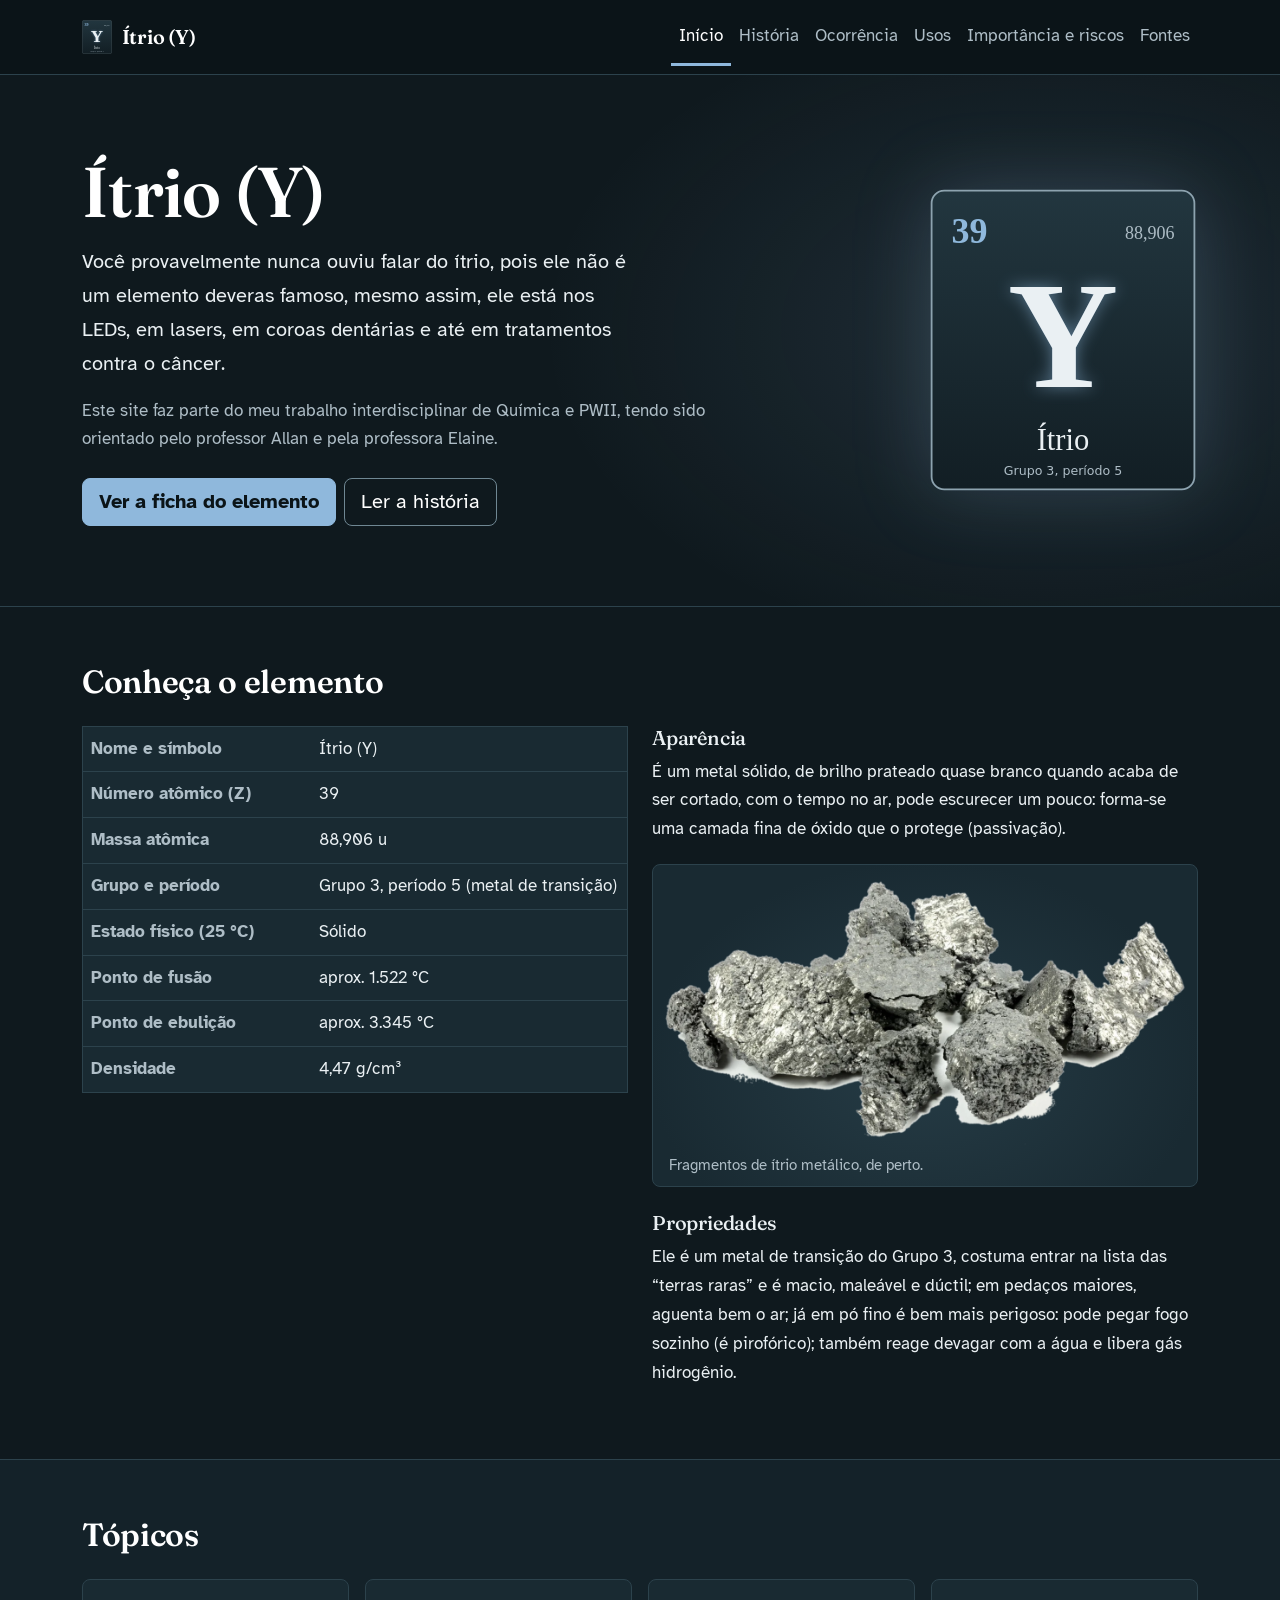
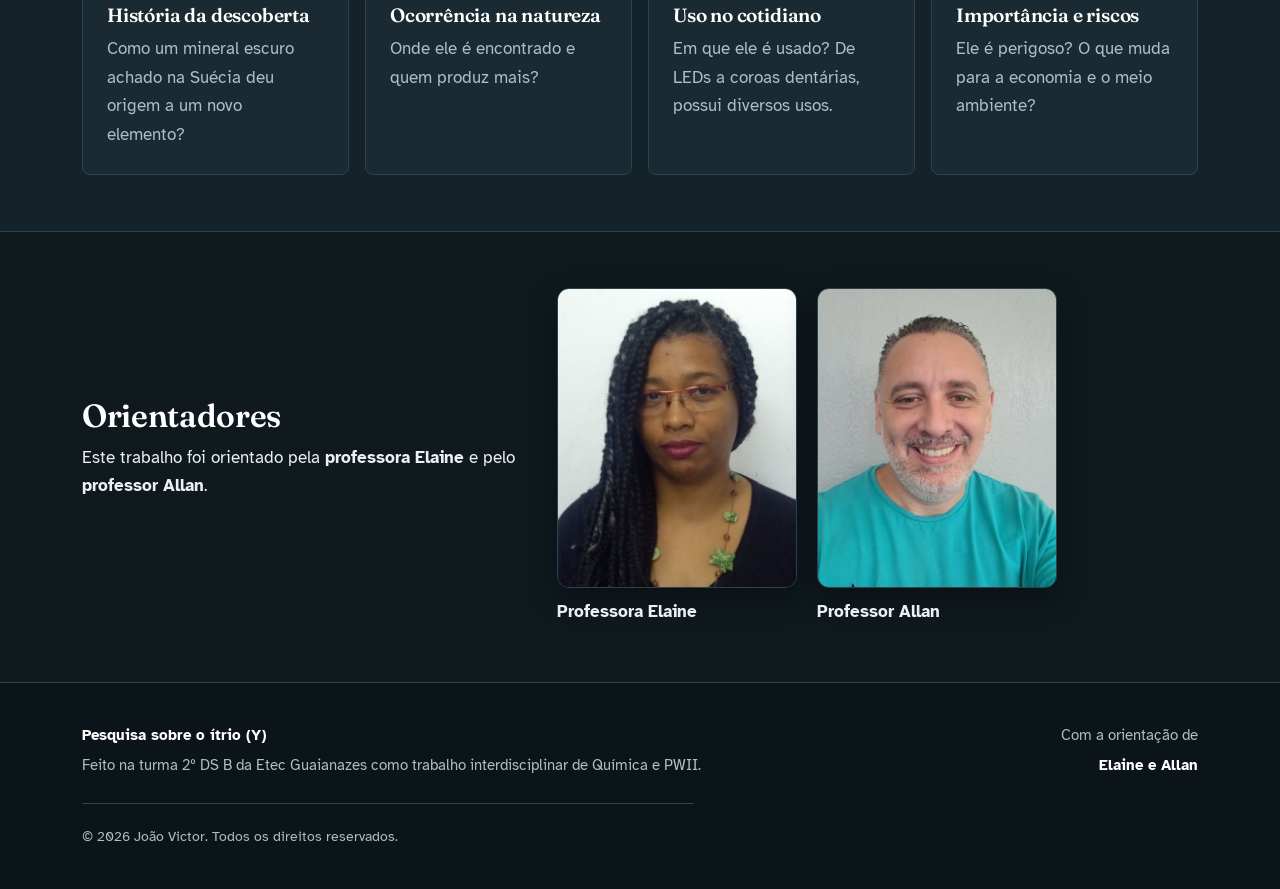
<file: index.html>
<!DOCTYPE html>
<html lang="pt-BR" data-bs-theme="dark">
<head>
  <meta charset="utf-8">
  <meta name="author" content="João Victor">
  <meta name="copyright" content="© 2026 João Victor. Todos os direitos reservados.">
  <meta name="theme-color" content="#0b1418">
  <meta name="viewport" content="width=device-width, initial-scale=1">
  <title>Início | Ítrio (Y)</title>
  <meta name="description" content="Pesquisa sobre o elemento químico ítrio (Y): características, história, ocorrência, usos e riscos.">
  <link rel="icon" type="image/svg+xml" href="images/itrio-elemento.svg">
  <link rel="stylesheet" href="https://cdn.jsdelivr.net/npm/bootstrap@5.3.3/dist/css/bootstrap.min.css">
  <link rel="stylesheet" href="https://fonts.googleapis.com/css2?family=Atkinson+Hyperlegible:wght@400;700&family=Fraunces:opsz,wght@9..144,600&display=swap">
  <link rel="stylesheet" href="css/style.css">
</head>
<body>
<nav class="navbar navbar-expand-lg sticky-top">
  <div class="container">
    <a class="navbar-brand" href="index.html"><img src="images/itrio-elemento.svg" alt=""><span class="brand-name">Ítrio (Y)</span></a>
    <input type="checkbox" id="menu-toggle" class="nav-check" aria-label="Abrir menu">
    <label for="menu-toggle" class="navbar-toggler"><span class="navbar-toggler-icon"></span></label>
    <div class="navbar-collapse">
      <ul class="navbar-nav ms-auto"><li class="nav-item"><a class="nav-link active" href="index.html" aria-current="page">Início</a></li><li class="nav-item"><a class="nav-link" href="historia.html">História</a></li><li class="nav-item"><a class="nav-link" href="ocorrencia.html">Ocorrência</a></li><li class="nav-item"><a class="nav-link" href="usos.html">Usos</a></li><li class="nav-item"><a class="nav-link" href="importancia.html">Importância e riscos</a></li><li class="nav-item"><a class="nav-link" href="fontes.html">Fontes</a></li></ul>
    </div>
  </div>
</nav>
<main>

<section class="hero">
  <div class="container">
    <div class="row align-items-center gy-5">
      <div class="col-md-7">
        <h1>Ítrio (Y)</h1>
        <p class="lead mt-3">Você provavelmente nunca ouviu falar do ítrio, pois ele não é um elemento deveras famoso, mesmo assim, ele está nos LEDs, em lasers, em coroas dentárias e até em tratamentos contra o câncer.</p>
        <p>Este site faz parte do meu trabalho interdisciplinar de Química e PWII, tendo sido orientado pelo professor Allan e pela professora Elaine.</p>
        <div class="d-flex flex-wrap gap-2 mt-4">
          <a class="btn btn-main btn-lg" href="#ficha">Ver a ficha do elemento</a>
          <a class="btn btn-line btn-lg" href="historia.html">Ler a história</a>
        </div>
      </div>
      <div class="col-md-5 text-center text-md-end">
        <img class="tile" src="images/itrio-elemento.svg" alt="Quadro da tabela periódica: ítrio, símbolo Y, número atômico 39">
      </div>
    </div>
  </div>
</section>

<section class="section" id="ficha">
  <div class="container">
    <h2 class="mb-4">Conheça o elemento</h2>
    <div class="row gy-4">
      <div class="col-lg-6">
        <table class="table table-ficha mb-0"><tbody><tr><th scope='row'>Nome e símbolo</th><td>Ítrio (Y)</td></tr><tr><th scope='row'>Número atômico (Z)</th><td>39</td></tr><tr><th scope='row'>Massa atômica</th><td>88,906 u</td></tr><tr><th scope='row'>Grupo e período</th><td>Grupo 3, período 5 (metal de transição)</td></tr><tr><th scope='row'>Estado físico (25 °C)</th><td>Sólido</td></tr><tr><th scope='row'>Ponto de fusão</th><td>aprox. 1.522 °C</td></tr><tr><th scope='row'>Ponto de ebulição</th><td>aprox. 3.345 °C</td></tr><tr><th scope='row'>Densidade</th><td>4,47 g/cm³</td></tr></tbody></table>
      </div>
      <div class="col-lg-6">
        <h3 class="h5">Aparência</h3>
        <p>É um metal sólido, de brilho prateado quase branco quando acaba de ser cortado, com o tempo no ar, pode escurecer um pouco: forma-se uma camada fina de óxido que o protege (passivação).</p>
        <figure class="foto"><img src="images/itrio-amostra.webp" alt="Fragmentos de ítrio metálico de brilho prateado sobre fundo branco"><figcaption>Fragmentos de ítrio metálico, de perto.</figcaption></figure>
        <h3 class="h5">Propriedades</h3>
        <p>Ele é um metal de transição do Grupo 3, costuma entrar na lista das “terras raras” e é macio, maleável e dúctil; em pedaços maiores, aguenta bem o ar; já em pó fino é bem mais perigoso: pode pegar fogo sozinho (é pirofórico); também reage devagar com a água e libera gás hidrogênio.</p>
      </div>
    </div>
  </div>
</section>

<section class="section section-alt">
  <div class="container">
    <h2 class="mb-4">Tópicos</h2>
    <div class="row g-3"><div class="col-sm-6 col-lg-3"><a class="box" href="historia.html"><h3>História da descoberta</h3><p class="text-secondary">Como um mineral escuro achado na Suécia deu origem a um novo elemento?</p></a></div><div class="col-sm-6 col-lg-3"><a class="box" href="ocorrencia.html"><h3>Ocorrência na natureza</h3><p class="text-secondary">Onde ele é encontrado e quem produz mais?</p></a></div><div class="col-sm-6 col-lg-3"><a class="box" href="usos.html"><h3>Uso no cotidiano</h3><p class="text-secondary">Em que ele é usado? De LEDs a coroas dentárias, possui diversos usos.</p></a></div><div class="col-sm-6 col-lg-3"><a class="box" href="importancia.html"><h3>Importância e riscos</h3><p class="text-secondary">Ele é perigoso? O que muda para a economia e o meio ambiente?</p></a></div></div>
  </div>
</section>

<section class="section">
  <div class="container">
    <div class="row align-items-center gy-4">
      <div class="col-lg-5">
        <h2>Orientadores</h2>
        <p>Este trabalho foi orientado pela <strong>professora Elaine</strong> e pelo <strong>professor Allan</strong>.</p>
      </div>
      <div class="col-lg-7">
        <div class="pessoas">
          <figure><img src="images/elaine.jpg" alt="Retrato da professora Elaine" loading="lazy"><figcaption>Professora Elaine</figcaption></figure>
          <figure><img src="images/allan.jpg" alt="Retrato do professor Allan" loading="lazy"><figcaption>Professor Allan</figcaption></figure>
        </div>
      </div>
    </div>
  </div>
</section>

</main>
<footer>
  <div class="container">
    <div class="row gy-3">
      <div class="col-md-8">
        <p class="mb-1"><strong>Pesquisa sobre o ítrio (Y)</strong></p>
        <p class="mb-0">Feito na turma 2º DS B da Etec Guaianazes como trabalho interdisciplinar de Química e PWII.</p>
      </div>
      <div class="col-md-4 text-md-end">
        <p class="mb-1">Com a orientação de</p>
        <p class="mb-0"><strong>Elaine e Allan</strong></p>
      </div>
    </div>
    <p class="direitos mb-0">© 2026 João Victor. Todos os direitos reservados.</p>
  </div>
</footer>
</body>
</html>
</file>
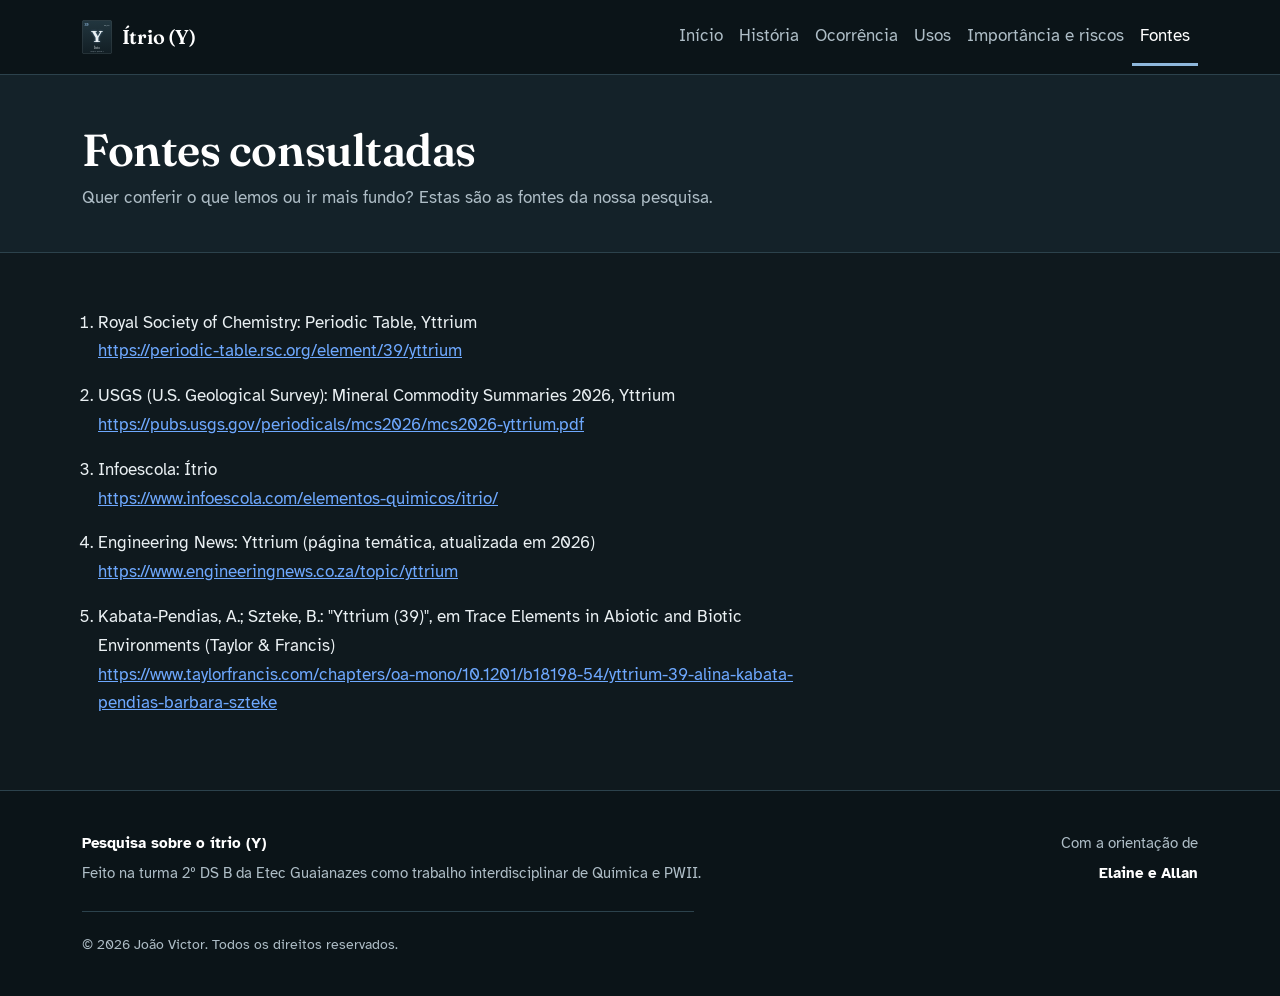
<file: fontes.html>
<!DOCTYPE html>
<html lang="pt-BR" data-bs-theme="dark">
<head>
  <meta charset="utf-8">
  <meta name="author" content="João Victor">
  <meta name="copyright" content="© 2026 João Victor. Todos os direitos reservados.">
  <meta name="theme-color" content="#0b1418">
  <meta name="viewport" content="width=device-width, initial-scale=1">
  <title>Fontes | Ítrio (Y)</title>
  <meta name="description" content="Pesquisa sobre o elemento químico ítrio (Y): características, história, ocorrência, usos e riscos.">
  <link rel="icon" type="image/svg+xml" href="images/itrio-elemento.svg">
  <link rel="stylesheet" href="https://cdn.jsdelivr.net/npm/bootstrap@5.3.3/dist/css/bootstrap.min.css">
  <link rel="stylesheet" href="https://fonts.googleapis.com/css2?family=Atkinson+Hyperlegible:wght@400;700&family=Fraunces:opsz,wght@9..144,600&display=swap">
  <link rel="stylesheet" href="css/style.css">
</head>
<body>
<nav class="navbar navbar-expand-lg sticky-top">
  <div class="container">
    <a class="navbar-brand" href="index.html"><img src="images/itrio-elemento.svg" alt=""><span class="brand-name">Ítrio (Y)</span></a>
    <input type="checkbox" id="menu-toggle" class="nav-check" aria-label="Abrir menu">
    <label for="menu-toggle" class="navbar-toggler"><span class="navbar-toggler-icon"></span></label>
    <div class="navbar-collapse">
      <ul class="navbar-nav ms-auto"><li class="nav-item"><a class="nav-link" href="index.html">Início</a></li><li class="nav-item"><a class="nav-link" href="historia.html">História</a></li><li class="nav-item"><a class="nav-link" href="ocorrencia.html">Ocorrência</a></li><li class="nav-item"><a class="nav-link" href="usos.html">Usos</a></li><li class="nav-item"><a class="nav-link" href="importancia.html">Importância e riscos</a></li><li class="nav-item"><a class="nav-link active" href="fontes.html" aria-current="page">Fontes</a></li></ul>
    </div>
  </div>
</nav>
<main>
<header class="page-head"><div class="container"><h1>Fontes consultadas</h1><p>Quer conferir o que lemos ou ir mais fundo? Estas são as fontes da nossa pesquisa.</p></div></header>
<section class="section"><div class="container"><div class="row"><div class="col-lg-9">
  <ol class="ps-3" style="word-break:break-word"><li class="mb-3">Royal Society of Chemistry: Periodic Table, Yttrium<br><a href="https://periodic-table.rsc.org/element/39/yttrium" target="_blank" rel="noopener">https://periodic-table.rsc.org/element/39/yttrium</a></li><li class="mb-3">USGS (U.S. Geological Survey): Mineral Commodity Summaries 2026, Yttrium<br><a href="https://pubs.usgs.gov/periodicals/mcs2026/mcs2026-yttrium.pdf" target="_blank" rel="noopener">https://pubs.usgs.gov/periodicals/mcs2026/mcs2026-yttrium.pdf</a></li><li class="mb-3">Infoescola: Ítrio<br><a href="https://www.infoescola.com/elementos-quimicos/itrio/" target="_blank" rel="noopener">https://www.infoescola.com/elementos-quimicos/itrio/</a></li> <li class="mb-3">Engineering News: Yttrium (página temática, atualizada em 2026)<br><a href="https://www.engineeringnews.co.za/topic/yttrium" target="_blank" rel="noopener">https://www.engineeringnews.co.za/topic/yttrium</a></li><li class="mb-3">Kabata-Pendias, A.; Szteke, B.: "Yttrium (39)", em Trace Elements in Abiotic and Biotic Environments (Taylor &amp; Francis)<br><a href="https://www.taylorfrancis.com/chapters/oa-mono/10.1201/b18198-54/yttrium-39-alina-kabata-pendias-barbara-szteke" target="_blank" rel="noopener">https://www.taylorfrancis.com/chapters/oa-mono/10.1201/b18198-54/yttrium-39-alina-kabata-pendias-barbara-szteke</a></li></ol>
</div></div></div></section>

</main>
<footer>
  <div class="container">
    <div class="row gy-3">
      <div class="col-md-8">
        <p class="mb-1"><strong>Pesquisa sobre o ítrio (Y)</strong></p>
        <p class="mb-0">Feito na turma 2º DS B da Etec Guaianazes como trabalho interdisciplinar de Química e PWII.</p>
      </div>
      <div class="col-md-4 text-md-end">
        <p class="mb-1">Com a orientação de</p>
        <p class="mb-0"><strong>Elaine e Allan</strong></p>
      </div>
    </div>
    <p class="direitos mb-0">© 2026 João Victor. Todos os direitos reservados.</p>
  </div>
</footer>
</body>
</html>
</file>
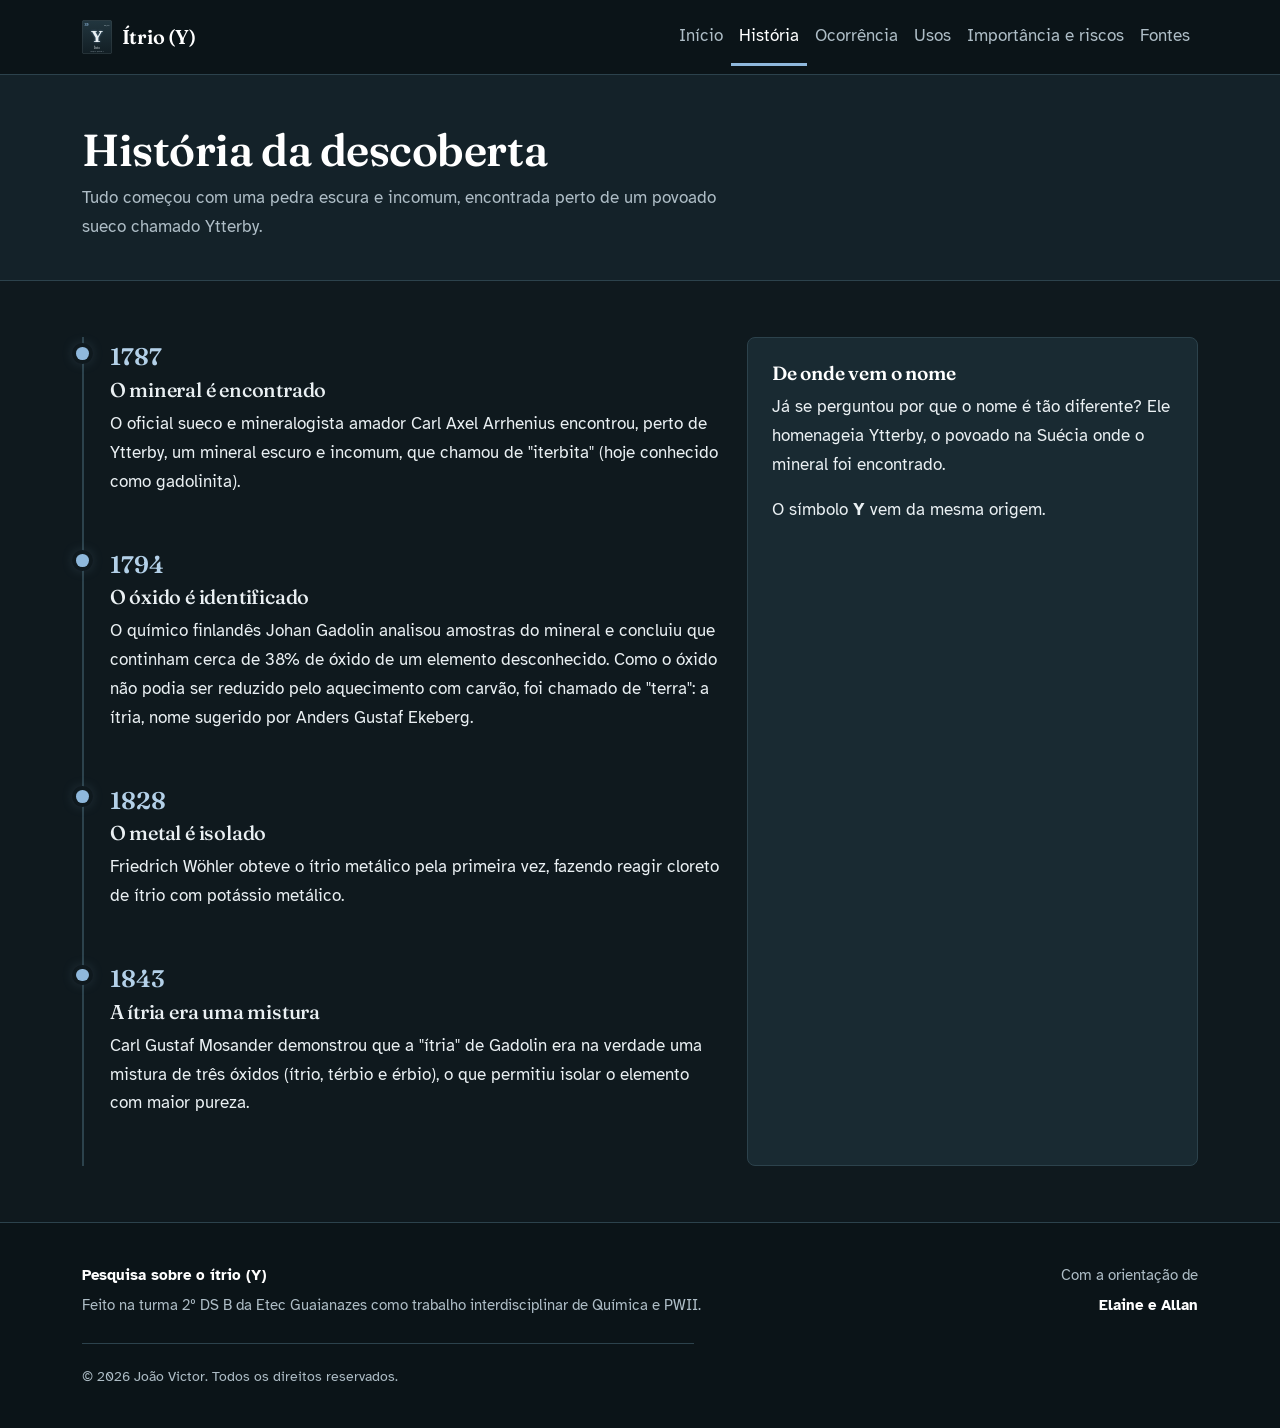
<file: historia.html>
<!DOCTYPE html>
<html lang="pt-BR" data-bs-theme="dark">
<head>
  <meta charset="utf-8">
  <meta name="author" content="João Victor">
  <meta name="copyright" content="© 2026 João Victor. Todos os direitos reservados.">
  <meta name="theme-color" content="#0b1418">
  <meta name="viewport" content="width=device-width, initial-scale=1">
  <title>História | Ítrio (Y)</title>
  <meta name="description" content="Pesquisa sobre o elemento químico ítrio (Y): características, história, ocorrência, usos e riscos.">
  <link rel="icon" type="image/svg+xml" href="images/itrio-elemento.svg">
  <link rel="stylesheet" href="https://cdn.jsdelivr.net/npm/bootstrap@5.3.3/dist/css/bootstrap.min.css">
  <link rel="stylesheet" href="https://fonts.googleapis.com/css2?family=Atkinson+Hyperlegible:wght@400;700&family=Fraunces:opsz,wght@9..144,600&display=swap">
  <link rel="stylesheet" href="css/style.css">
</head>
<body>
<nav class="navbar navbar-expand-lg sticky-top">
  <div class="container">
    <a class="navbar-brand" href="index.html"><img src="images/itrio-elemento.svg" alt=""><span class="brand-name">Ítrio (Y)</span></a>
    <input type="checkbox" id="menu-toggle" class="nav-check" aria-label="Abrir menu">
    <label for="menu-toggle" class="navbar-toggler"><span class="navbar-toggler-icon"></span></label>
    <div class="navbar-collapse">
      <ul class="navbar-nav ms-auto"><li class="nav-item"><a class="nav-link" href="index.html">Início</a></li><li class="nav-item"><a class="nav-link active" href="historia.html" aria-current="page">História</a></li><li class="nav-item"><a class="nav-link" href="ocorrencia.html">Ocorrência</a></li><li class="nav-item"><a class="nav-link" href="usos.html">Usos</a></li><li class="nav-item"><a class="nav-link" href="importancia.html">Importância e riscos</a></li><li class="nav-item"><a class="nav-link" href="fontes.html">Fontes</a></li></ul>
    </div>
  </div>
</nav>
<main>
<header class="page-head"><div class="container"><h1>História da descoberta</h1><p>Tudo começou com uma pedra escura e incomum, encontrada perto de um povoado sueco chamado Ytterby.</p></div></header>
<section class="section">
  <div class="container">
    <div class="row gy-5">
      <div class="col-lg-7">
        <ol class="timeline">
          <li><div class="ano">1787</div><h2 class="h5">O mineral é encontrado</h2>
            <p>O oficial sueco e mineralogista amador Carl Axel Arrhenius encontrou, perto de Ytterby, um mineral escuro e incomum, que chamou de "iterbita" (hoje conhecido como gadolinita).</p></li>
          <li><div class="ano">1794</div><h2 class="h5">O óxido é identificado</h2>
            <p>O químico finlandês Johan Gadolin analisou amostras do mineral e concluiu que continham cerca de 38% de óxido de um elemento desconhecido. Como o óxido não podia ser reduzido pelo aquecimento com carvão, foi chamado de "terra": a ítria, nome sugerido por Anders Gustaf Ekeberg.</p></li>
          <li><div class="ano">1828</div><h2 class="h5">O metal é isolado</h2>
            <p>Friedrich Wöhler obteve o ítrio metálico pela primeira vez, fazendo reagir cloreto de ítrio com potássio metálico.</p></li>
          <li><div class="ano">1843</div><h2 class="h5">A ítria era uma mistura</h2>
            <p>Carl Gustaf Mosander demonstrou que a "ítria" de Gadolin era na verdade uma mistura de três óxidos (ítrio, térbio e érbio), o que permitiu isolar o elemento com maior pureza.</p></li>
        </ol>
      </div>
      <div class="col-lg-5">
        <div class="box">
          <h3>De onde vem o nome</h3>
          <p>Já se perguntou por que o nome é tão diferente? Ele homenageia Ytterby, o povoado na Suécia onde o mineral foi encontrado.</p>
          <p>O símbolo <strong>Y</strong> vem da mesma origem.</p>
        </div>
      </div>
    </div>
  </div>
</section>

</main>
<footer>
  <div class="container">
    <div class="row gy-3">
      <div class="col-md-8">
        <p class="mb-1"><strong>Pesquisa sobre o ítrio (Y)</strong></p>
        <p class="mb-0">Feito na turma 2º DS B da Etec Guaianazes como trabalho interdisciplinar de Química e PWII.</p>
      </div>
      <div class="col-md-4 text-md-end">
        <p class="mb-1">Com a orientação de</p>
        <p class="mb-0"><strong>Elaine e Allan</strong></p>
      </div>
    </div>
    <p class="direitos mb-0">© 2026 João Victor. Todos os direitos reservados.</p>
  </div>
</footer>
</body>
</html>
</file>
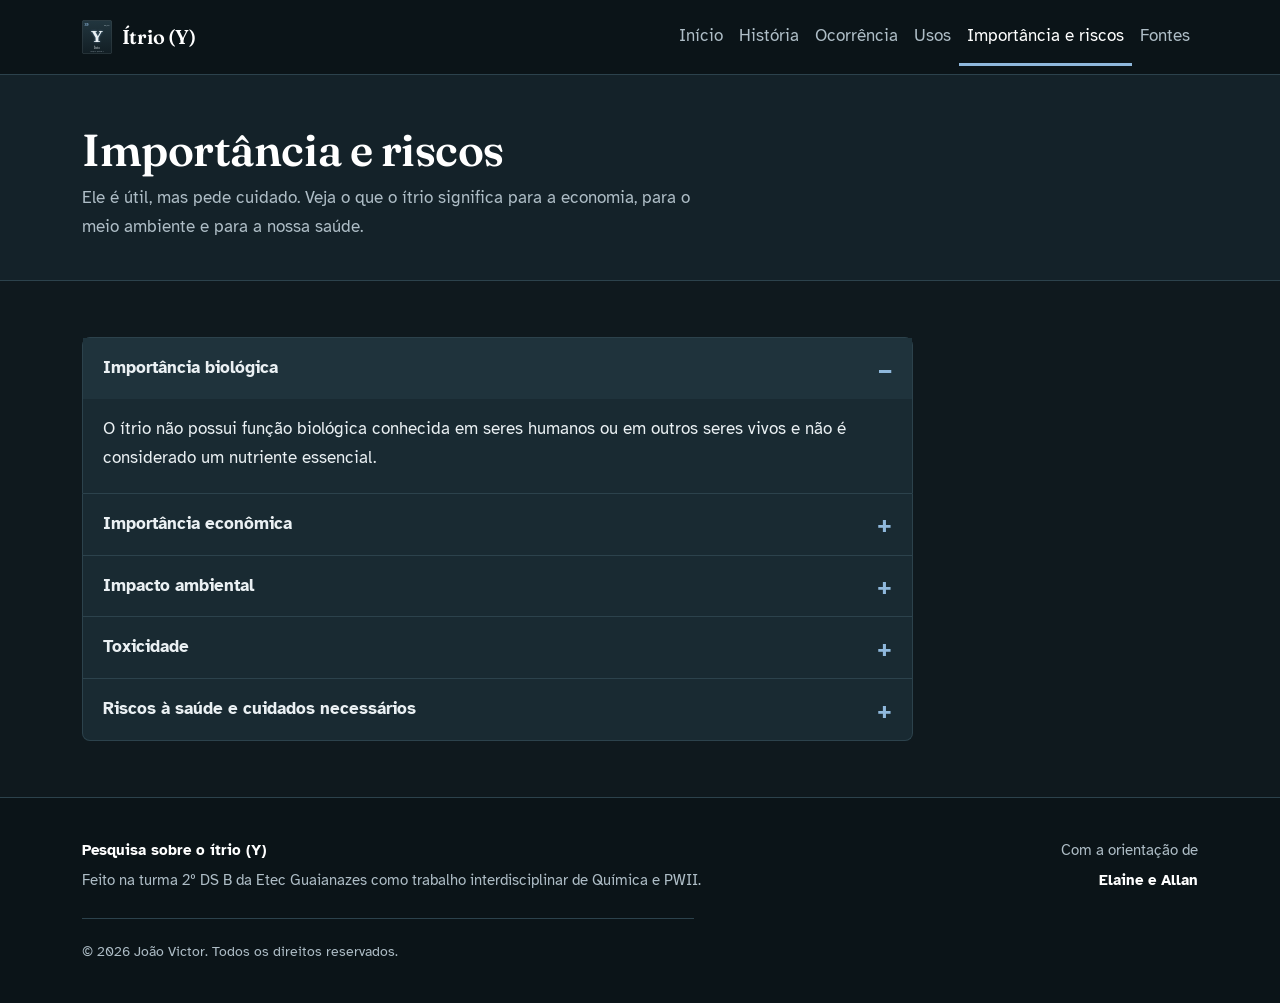
<file: importancia.html>
<!DOCTYPE html>
<html lang="pt-BR" data-bs-theme="dark">
<head>
  <meta charset="utf-8">
  <meta name="author" content="João Victor">
  <meta name="copyright" content="© 2026 João Victor. Todos os direitos reservados.">
  <meta name="theme-color" content="#0b1418">
  <meta name="viewport" content="width=device-width, initial-scale=1">
  <title>Importância e riscos | Ítrio (Y)</title>
  <meta name="description" content="Pesquisa sobre o elemento químico ítrio (Y): características, história, ocorrência, usos e riscos.">
  <link rel="icon" type="image/svg+xml" href="images/itrio-elemento.svg">
  <link rel="stylesheet" href="https://cdn.jsdelivr.net/npm/bootstrap@5.3.3/dist/css/bootstrap.min.css">
  <link rel="stylesheet" href="https://fonts.googleapis.com/css2?family=Atkinson+Hyperlegible:wght@400;700&family=Fraunces:opsz,wght@9..144,600&display=swap">
  <link rel="stylesheet" href="css/style.css">
</head>
<body>
<nav class="navbar navbar-expand-lg sticky-top">
  <div class="container">
    <a class="navbar-brand" href="index.html"><img src="images/itrio-elemento.svg" alt=""><span class="brand-name">Ítrio (Y)</span></a>
    <input type="checkbox" id="menu-toggle" class="nav-check" aria-label="Abrir menu">
    <label for="menu-toggle" class="navbar-toggler"><span class="navbar-toggler-icon"></span></label>
    <div class="navbar-collapse">
      <ul class="navbar-nav ms-auto"><li class="nav-item"><a class="nav-link" href="index.html">Início</a></li><li class="nav-item"><a class="nav-link" href="historia.html">História</a></li><li class="nav-item"><a class="nav-link" href="ocorrencia.html">Ocorrência</a></li><li class="nav-item"><a class="nav-link" href="usos.html">Usos</a></li><li class="nav-item"><a class="nav-link active" href="importancia.html" aria-current="page">Importância e riscos</a></li><li class="nav-item"><a class="nav-link" href="fontes.html">Fontes</a></li></ul>
    </div>
  </div>
</nav>
<main>
<header class="page-head"><div class="container"><h1>Importância e riscos</h1><p>Ele é útil, mas pede cuidado. Veja o que o ítrio significa para a economia, para o meio ambiente e para a nossa saúde.</p></div></header>
<section class="section"><div class="container"><div class="row"><div class="col-lg-9">
  <div class="acc"><details name="importancia" open><summary>Importância biológica</summary><div class="corpo">O ítrio não possui função biológica conhecida em seres humanos ou em outros seres vivos e não é considerado um nutriente essencial.</div></details><details name="importancia"><summary>Importância econômica</summary><div class="corpo">É classificado como "mineral crítico" pelos EUA e por outros países, por sua importância em eletrônica, iluminação, defesa e energia, e porque a cadeia de suprimentos é fortemente concentrada na China. Em abril de 2025, a China ampliou os controles à exportação de ítrio, o que provocou forte alta nos preços do metal ao longo de 2025.</div></details><details name="importancia"><summary>Impacto ambiental</summary><div class="corpo">A mineração e o processamento de terras raras (incluindo o ítrio) geram grandes volumes de resíduos, muitas vezes radioativos, que podem poluir solo e água. Estudos recentes indicam que mesmo baixas concentrações ambientais de ítrio podem prejudicar organismos aquáticos, como pulgas-d'água (<em>Daphnia magna</em>) e larvas de insetos.</div></details><details name="importancia"><summary>Toxicidade</summary><div class="corpo">Compostos de ítrio insolúveis em água são considerados praticamente não tóxicos; os solúveis apresentam toxicidade leve a moderada. O metal em pó fino pode ser inflamável (pirofórico).</div></details><details name="importancia"><summary>Riscos à saúde e cuidados necessários</summary><div class="corpo">A inalação de poeira de ítrio pode irritar as vias respiratórias e, em exposições ocupacionais repetidas, tem sido associada a doenças pulmonares. Recomenda-se usar máscara, luvas e óculos ao manusear o metal em pó, evitar contato com água e ácidos fortes e armazená-lo em local seco e ventilado.</div></details></div>
</div></div></div></section>

</main>
<footer>
  <div class="container">
    <div class="row gy-3">
      <div class="col-md-8">
        <p class="mb-1"><strong>Pesquisa sobre o ítrio (Y)</strong></p>
        <p class="mb-0">Feito na turma 2º DS B da Etec Guaianazes como trabalho interdisciplinar de Química e PWII.</p>
      </div>
      <div class="col-md-4 text-md-end">
        <p class="mb-1">Com a orientação de</p>
        <p class="mb-0"><strong>Elaine e Allan</strong></p>
      </div>
    </div>
    <p class="direitos mb-0">© 2026 João Victor. Todos os direitos reservados.</p>
  </div>
</footer>
</body>
</html>
</file>
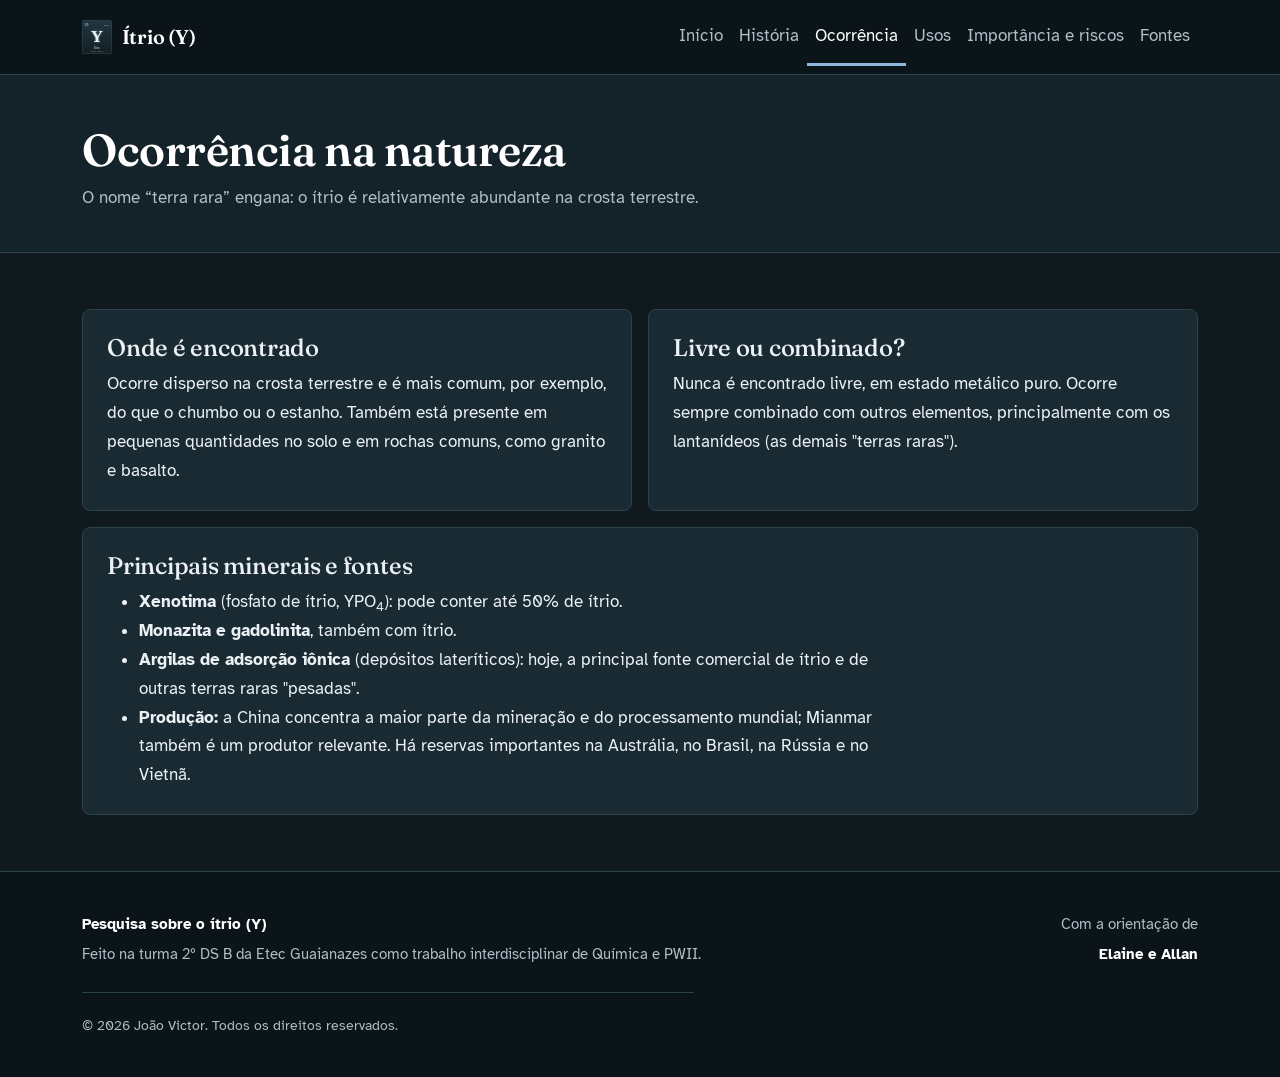
<file: ocorrencia.html>
<!DOCTYPE html>
<html lang="pt-BR" data-bs-theme="dark">
<head>
  <meta charset="utf-8">
  <meta name="author" content="João Victor">
  <meta name="copyright" content="© 2026 João Victor. Todos os direitos reservados.">
  <meta name="theme-color" content="#0b1418">
  <meta name="viewport" content="width=device-width, initial-scale=1">
  <title>Ocorrência | Ítrio (Y)</title>
  <meta name="description" content="Pesquisa sobre o elemento químico ítrio (Y): características, história, ocorrência, usos e riscos.">
  <link rel="icon" type="image/svg+xml" href="images/itrio-elemento.svg">
  <link rel="stylesheet" href="https://cdn.jsdelivr.net/npm/bootstrap@5.3.3/dist/css/bootstrap.min.css">
  <link rel="stylesheet" href="https://fonts.googleapis.com/css2?family=Atkinson+Hyperlegible:wght@400;700&family=Fraunces:opsz,wght@9..144,600&display=swap">
  <link rel="stylesheet" href="css/style.css">
</head>
<body>
<nav class="navbar navbar-expand-lg sticky-top">
  <div class="container">
    <a class="navbar-brand" href="index.html"><img src="images/itrio-elemento.svg" alt=""><span class="brand-name">Ítrio (Y)</span></a>
    <input type="checkbox" id="menu-toggle" class="nav-check" aria-label="Abrir menu">
    <label for="menu-toggle" class="navbar-toggler"><span class="navbar-toggler-icon"></span></label>
    <div class="navbar-collapse">
      <ul class="navbar-nav ms-auto"><li class="nav-item"><a class="nav-link" href="index.html">Início</a></li><li class="nav-item"><a class="nav-link" href="historia.html">História</a></li><li class="nav-item"><a class="nav-link active" href="ocorrencia.html" aria-current="page">Ocorrência</a></li><li class="nav-item"><a class="nav-link" href="usos.html">Usos</a></li><li class="nav-item"><a class="nav-link" href="importancia.html">Importância e riscos</a></li><li class="nav-item"><a class="nav-link" href="fontes.html">Fontes</a></li></ul>
    </div>
  </div>
</nav>
<main>
<header class="page-head"><div class="container"><h1>Ocorrência na natureza</h1><p>O nome “terra rara” engana: o ítrio é relativamente abundante na crosta terrestre.</p></div></header>
<section class="section">
  <div class="container">
    <div class="row g-3">
      <div class="col-md-6"><div class="box"><h2 class="h4">Onde é encontrado</h2>
        <p>Ocorre disperso na crosta terrestre e é mais comum, por exemplo, do que o chumbo ou o estanho. Também está presente em pequenas quantidades no solo e em rochas comuns, como granito e basalto.</p></div></div>
      <div class="col-md-6"><div class="box"><h2 class="h4">Livre ou combinado?</h2>
        <p>Nunca é encontrado livre, em estado metálico puro. Ocorre sempre combinado com outros elementos, principalmente com os lantanídeos (as demais "terras raras").</p></div></div>
      <div class="col-12"><div class="box"><h2 class="h4">Principais minerais e fontes</h2>
        <ul>
          <li><strong>Xenotima</strong> (fosfato de ítrio, YPO<sub>4</sub>): pode conter até 50% de ítrio.</li>
          <li><strong>Monazita e gadolinita</strong>, também com ítrio.</li>
          <li><strong>Argilas de adsorção iônica</strong> (depósitos lateríticos): hoje, a principal fonte comercial de ítrio e de outras terras raras "pesadas".</li>
          <li><strong>Produção:</strong> a China concentra a maior parte da mineração e do processamento mundial; Mianmar também é um produtor relevante. Há reservas importantes na Austrália, no Brasil, na Rússia e no Vietnã.</li>
        </ul></div></div>
    </div>
  </div>
</section>

</main>
<footer>
  <div class="container">
    <div class="row gy-3">
      <div class="col-md-8">
        <p class="mb-1"><strong>Pesquisa sobre o ítrio (Y)</strong></p>
        <p class="mb-0">Feito na turma 2º DS B da Etec Guaianazes como trabalho interdisciplinar de Química e PWII.</p>
      </div>
      <div class="col-md-4 text-md-end">
        <p class="mb-1">Com a orientação de</p>
        <p class="mb-0"><strong>Elaine e Allan</strong></p>
      </div>
    </div>
    <p class="direitos mb-0">© 2026 João Victor. Todos os direitos reservados.</p>
  </div>
</footer>
</body>
</html>
</file>
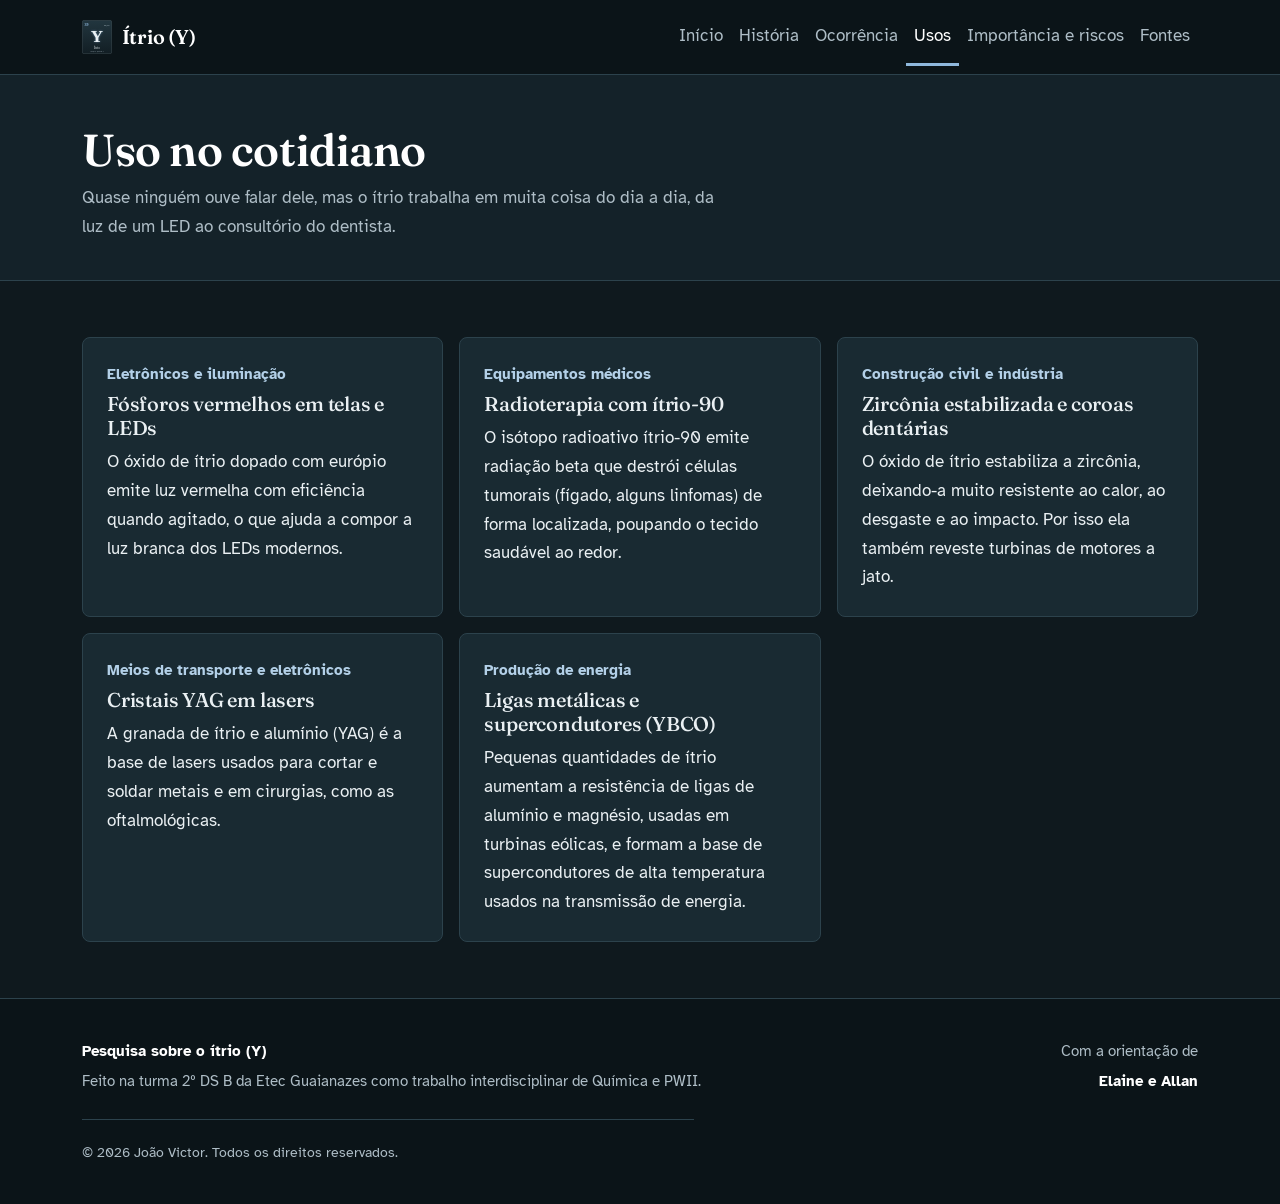
<file: usos.html>
<!DOCTYPE html>
<html lang="pt-BR" data-bs-theme="dark">
<head>
  <meta charset="utf-8">
  <meta name="author" content="João Victor">
  <meta name="copyright" content="© 2026 João Victor. Todos os direitos reservados.">
  <meta name="theme-color" content="#0b1418">
  <meta name="viewport" content="width=device-width, initial-scale=1">
  <title>Usos | Ítrio (Y)</title>
  <meta name="description" content="Pesquisa sobre o elemento químico ítrio (Y): características, história, ocorrência, usos e riscos.">
  <link rel="icon" type="image/svg+xml" href="images/itrio-elemento.svg">
  <link rel="stylesheet" href="https://cdn.jsdelivr.net/npm/bootstrap@5.3.3/dist/css/bootstrap.min.css">
  <link rel="stylesheet" href="https://fonts.googleapis.com/css2?family=Atkinson+Hyperlegible:wght@400;700&family=Fraunces:opsz,wght@9..144,600&display=swap">
  <link rel="stylesheet" href="css/style.css">
</head>
<body>
<nav class="navbar navbar-expand-lg sticky-top">
  <div class="container">
    <a class="navbar-brand" href="index.html"><img src="images/itrio-elemento.svg" alt=""><span class="brand-name">Ítrio (Y)</span></a>
    <input type="checkbox" id="menu-toggle" class="nav-check" aria-label="Abrir menu">
    <label for="menu-toggle" class="navbar-toggler"><span class="navbar-toggler-icon"></span></label>
    <div class="navbar-collapse">
      <ul class="navbar-nav ms-auto"><li class="nav-item"><a class="nav-link" href="index.html">Início</a></li><li class="nav-item"><a class="nav-link" href="historia.html">História</a></li><li class="nav-item"><a class="nav-link" href="ocorrencia.html">Ocorrência</a></li><li class="nav-item"><a class="nav-link active" href="usos.html" aria-current="page">Usos</a></li><li class="nav-item"><a class="nav-link" href="importancia.html">Importância e riscos</a></li><li class="nav-item"><a class="nav-link" href="fontes.html">Fontes</a></li></ul>
    </div>
  </div>
</nav>
<main>
<header class="page-head"><div class="container"><h1>Uso no cotidiano</h1><p>Quase ninguém ouve falar dele, mas o ítrio trabalha em muita coisa do dia a dia, da luz de um LED ao consultório do dentista.</p></div></header>
<section class="section"><div class="container"><div class="row g-3"><div class="col-md-6 col-lg-4"><div class="box"><p class="area">Eletrônicos e iluminação</p><h2 class="h5">Fósforos vermelhos em telas e LEDs</h2><p>O óxido de ítrio dopado com európio emite luz vermelha com eficiência quando agitado, o que ajuda a compor a luz branca dos LEDs modernos.</p></div></div><div class="col-md-6 col-lg-4"><div class="box"><p class="area">Equipamentos médicos</p><h2 class="h5">Radioterapia com ítrio-90</h2><p>O isótopo radioativo ítrio-90 emite radiação beta que destrói células tumorais (fígado, alguns linfomas) de forma localizada, poupando o tecido saudável ao redor.</p></div></div><div class="col-md-6 col-lg-4"><div class="box"><p class="area">Construção civil e indústria</p><h2 class="h5">Zircônia estabilizada e coroas dentárias</h2><p>O óxido de ítrio estabiliza a zircônia, deixando-a muito resistente ao calor, ao desgaste e ao impacto. Por isso ela também reveste turbinas de motores a jato.</p></div></div><div class="col-md-6 col-lg-4"><div class="box"><p class="area">Meios de transporte e eletrônicos</p><h2 class="h5">Cristais YAG em lasers</h2><p>A granada de ítrio e alumínio (YAG) é a base de lasers usados para cortar e soldar metais e em cirurgias, como as oftalmológicas.</p></div></div><div class="col-md-6 col-lg-4"><div class="box"><p class="area">Produção de energia</p><h2 class="h5">Ligas metálicas e supercondutores (YBCO)</h2><p>Pequenas quantidades de ítrio aumentam a resistência de ligas de alumínio e magnésio, usadas em turbinas eólicas, e formam a base de supercondutores de alta temperatura usados na transmissão de energia.</p></div></div></div></div></section>

</main>
<footer>
  <div class="container">
    <div class="row gy-3">
      <div class="col-md-8">
        <p class="mb-1"><strong>Pesquisa sobre o ítrio (Y)</strong></p>
        <p class="mb-0">Feito na turma 2º DS B da Etec Guaianazes como trabalho interdisciplinar de Química e PWII.</p>
      </div>
      <div class="col-md-4 text-md-end">
        <p class="mb-1">Com a orientação de</p>
        <p class="mb-0"><strong>Elaine e Allan</strong></p>
      </div>
    </div>
    <p class="direitos mb-0">© 2026 João Victor. Todos os direitos reservados.</p>
  </div>
</footer>
</body>
</html>
</file>
<file: css/style.css>
/* Tema escuro: fundo cor de gadolinita (o mineral escuro de Ytterby), azul-aço suave como acento */
:root, [data-bs-theme="dark"] {
  --bg: #0f191e;
  --bg-2: #142229;
  --card: #192a32;
  --line: #2c424c;
  --text: #eaf0f3;
  --muted: #aebdc6;
  --accent: #8fb8dc;
  --accent-2: #b3d0e8;
  --link: #a9cdea;
  --bs-body-font-family: "Atkinson Hyperlegible", system-ui, -apple-system, "Segoe UI", Roboto, sans-serif;
  --bs-body-color: var(--text);
  --bs-body-bg: var(--bg);
  --bs-link-color: var(--link);
  --bs-link-hover-color: #d0e3f3;
  --bs-border-color: var(--line);
}
html, body { min-height: 100%; }
body { min-height: 100vh; display: flex; flex-direction: column; line-height: 1.7; font-size: 1.06rem; }
main { flex: 1; }
h1, h2, h3, h4, .brand-name {
  font-family: Fraunces, "Iowan Old Style", "Palatino Linotype", Georgia, serif;
  font-weight: 600;
  letter-spacing: -0.01em;
  color: #fff;
}
p, li { max-width: 68ch; }
.text-secondary { color: var(--muted) !important; }
:focus-visible { outline: 3px solid var(--accent-2); outline-offset: 2px; }

.navbar { background: #0b1418; border-bottom: 1px solid var(--line); }
.navbar-brand { color: #fff; display: flex; align-items: center; gap: .6rem; font-size: 1.25rem; }
.navbar-brand:hover { color: #fff; }
.navbar-brand img { width: 30px; height: 34px; }
.navbar .nav-link { color: var(--muted); padding: .9rem .85rem; }
.navbar .nav-link:hover { color: #fff; }
.navbar .nav-link.active { color: #fff; box-shadow: inset 0 -3px 0 var(--accent); }
.navbar-toggler { border: 1px solid #7a929e; border-radius: .5rem; cursor: pointer; }
.navbar-toggler .navbar-toggler-icon {
  filter: none; width: 1.6rem; height: 1.6rem; background-size: 100% 100%; background-repeat: no-repeat; background-position: center;
  background-image: url("data:image/svg+xml,%3csvg xmlns='http://www.w3.org/2000/svg' viewBox='0 0 30 30'%3e%3cpath stroke='%23eaf0f3' stroke-linecap='round' stroke-miterlimit='10' stroke-width='2.4' d='M4 7h22M4 15h22M4 23h22'/%3e%3c/svg%3e");
}
.nav-check { position: absolute; opacity: 0; width: 1px; height: 1px; }
.nav-check:focus-visible + .navbar-toggler { outline: 3px solid var(--accent-2); outline-offset: 2px; }
@media (max-width: 991.98px) {
  .navbar-collapse { display: none; }
  .nav-check:checked ~ .navbar-collapse { display: block; }
}

.hero {
  background: radial-gradient(55% 85% at 82% 48%, rgba(143,184,220,.13), transparent 72%), var(--bg);
  border-bottom: 1px solid var(--line);
  color: var(--muted); padding: 5rem 0;
}
.hero h1 { color: #fff; font-size: clamp(2.6rem, 7vw, 4.4rem); line-height: 1.05; }
.hero .lead { max-width: 34rem; color: var(--text); }
.hero .tile { width: 100%; max-width: 270px; filter: drop-shadow(0 0 38px rgba(143,184,220,.20)); }
.btn-main { background: var(--accent); border-color: var(--accent); color: #0b1418; font-weight: 700; }
.btn-main:hover { background: var(--accent-2); border-color: var(--accent-2); color: #0b1418; }
.btn-line { border: 1px solid #6f8793; color: #fff; }
.btn-line:hover { background: #22343d; color: #fff; border-color: #9db2bd; }

.page-head { background: var(--bg-2); border-bottom: 1px solid var(--line); padding: 3rem 0 2.4rem; }
.page-head h1 { font-size: clamp(2rem, 5vw, 2.8rem); margin-bottom: .5rem; }
.page-head p { color: var(--muted); max-width: 40rem; margin: 0; }

.section { padding: 3.5rem 0; }
.section-alt { background: var(--bg-2); border-block: 1px solid var(--line); }
.box { background: var(--card); border: 1px solid var(--line); border-radius: .5rem; padding: 1.5rem; height: 100%; }
.box h3 { font-size: 1.2rem; }
.box .area { color: var(--accent-2); font-size: .95rem; font-weight: 700; margin-bottom: .25rem; }
.box p:last-child, .box ul:last-child { margin-bottom: 0; }
a.box { display: block; color: inherit; text-decoration: none; transition: border-color .15s, background-color .15s; }
a.box:hover { border-color: var(--accent); background: #1e323b; }
.table-ficha { --bs-table-bg: var(--card); --bs-table-color: var(--text); --bs-table-border-color: var(--line); border: 1px solid var(--line); }
.table-ficha th { width: 42%; font-weight: 600; color: var(--muted); }

.foto { margin: 1.25rem 0 1.5rem; background: radial-gradient(ellipse at 50% 62%, #263c46, var(--card) 72%); border: 1px solid var(--line); border-radius: .5rem; padding: 1rem .75rem .5rem; }
.foto img { display: block; width: 100%; height: auto; }
.foto figcaption { color: var(--muted); font-size: .92rem; padding: .5rem .25rem 0; }

.timeline { list-style: none; margin: 0; padding: 0 0 0 1.6rem; border-left: 2px solid var(--line); }
.timeline li { position: relative; padding-bottom: 2rem; }
.timeline li::before {
  content: ""; position: absolute; left: -2.1rem; top: .6rem;
  width: .8rem; height: .8rem; border-radius: 50%; background: var(--accent);
  box-shadow: 0 0 0 4px var(--bg), 0 0 14px rgba(143,184,220,.4);
}
.timeline .ano { font-family: Fraunces, Georgia, serif; font-size: 1.5rem; font-weight: 600; color: var(--accent-2); }

.pessoas { display: flex; flex-wrap: wrap; gap: 1.25rem; }
.pessoas figure { margin: 0; flex: 1 1 11rem; max-width: 15rem; }
.pessoas img {
  display: block; width: 100%; aspect-ratio: 4 / 5; object-fit: cover; border-radius: .75rem;
  border: 1px solid var(--line); box-shadow: 0 10px 30px rgba(0,0,0,.35);
}
.pessoas figcaption { margin-top: .6rem; font-weight: 700; }
.pessoas figcaption span { display: block; font-weight: 400; color: var(--muted); font-size: .95rem; }

.acc details { background: var(--card); border: 1px solid var(--line); }
.acc details + details { border-top: 0; }
.acc details:first-child { border-radius: .5rem .5rem 0 0; }
.acc details:last-child { border-radius: 0 0 .5rem .5rem; }
.acc summary {
  display: flex; justify-content: space-between; align-items: center; gap: 1rem;
  padding: 1rem 1.25rem; font-weight: 700; cursor: pointer; list-style: none;
}
.acc summary::-webkit-details-marker { display: none; }
.acc summary::after { content: "+"; font-size: 1.5rem; line-height: 1; color: var(--accent); }
.acc details[open] summary { background: #1f333c; }
.acc details[open] summary::after { content: "\2212"; }
.acc .corpo { padding: 1rem 1.25rem 1.25rem; }

footer { background: #0b1418; border-top: 1px solid var(--line); color: var(--muted); padding: 2.5rem 0; font-size: .95rem; }
footer strong, footer a { color: #fff; }

.direitos { border-top: 1px solid var(--line); margin-top: 1.5rem; padding-top: 1.25rem; font-size: .9rem; }

/* Celular e tablet */
html { -webkit-text-size-adjust: 100%; }
h1, h2, h3, p, li, td, th, figcaption { overflow-wrap: break-word; }
img { max-width: 100%; }
@media (max-width: 991.98px) {
  .navbar-toggler { padding: .55rem .8rem; }
  .navbar .nav-link { display: flex; align-items: center; min-height: 46px; padding: .5rem .5rem; border-top: 1px solid var(--line); }
  .navbar .nav-link.active { box-shadow: inset 3px 0 0 var(--accent); padding-left: .9rem; }
  .navbar-collapse { padding-bottom: .5rem; }
}
@media (max-width: 767.98px) {
  body { font-size: 1.02rem; }
  .hero { padding: 3rem 0 3.5rem; }
  .hero .tile { max-width: 190px; }
  .hero .btn { flex: 1 1 100%; }
  .page-head { padding: 2.25rem 0 1.8rem; }
  .section { padding: 2.5rem 0; }
  .box { padding: 1.15rem; }
  .table-ficha th, .table-ficha td { padding: .65rem .75rem; }
  .table-ficha th { width: 46%; }
  .pessoas { flex-wrap: nowrap; gap: .9rem; }
  .pessoas figure { flex: 1 1 0; min-width: 0; }
  .acc summary { padding: .9rem 1rem; }
  .acc .corpo { padding: .9rem 1rem 1.1rem; }
}
</file>
